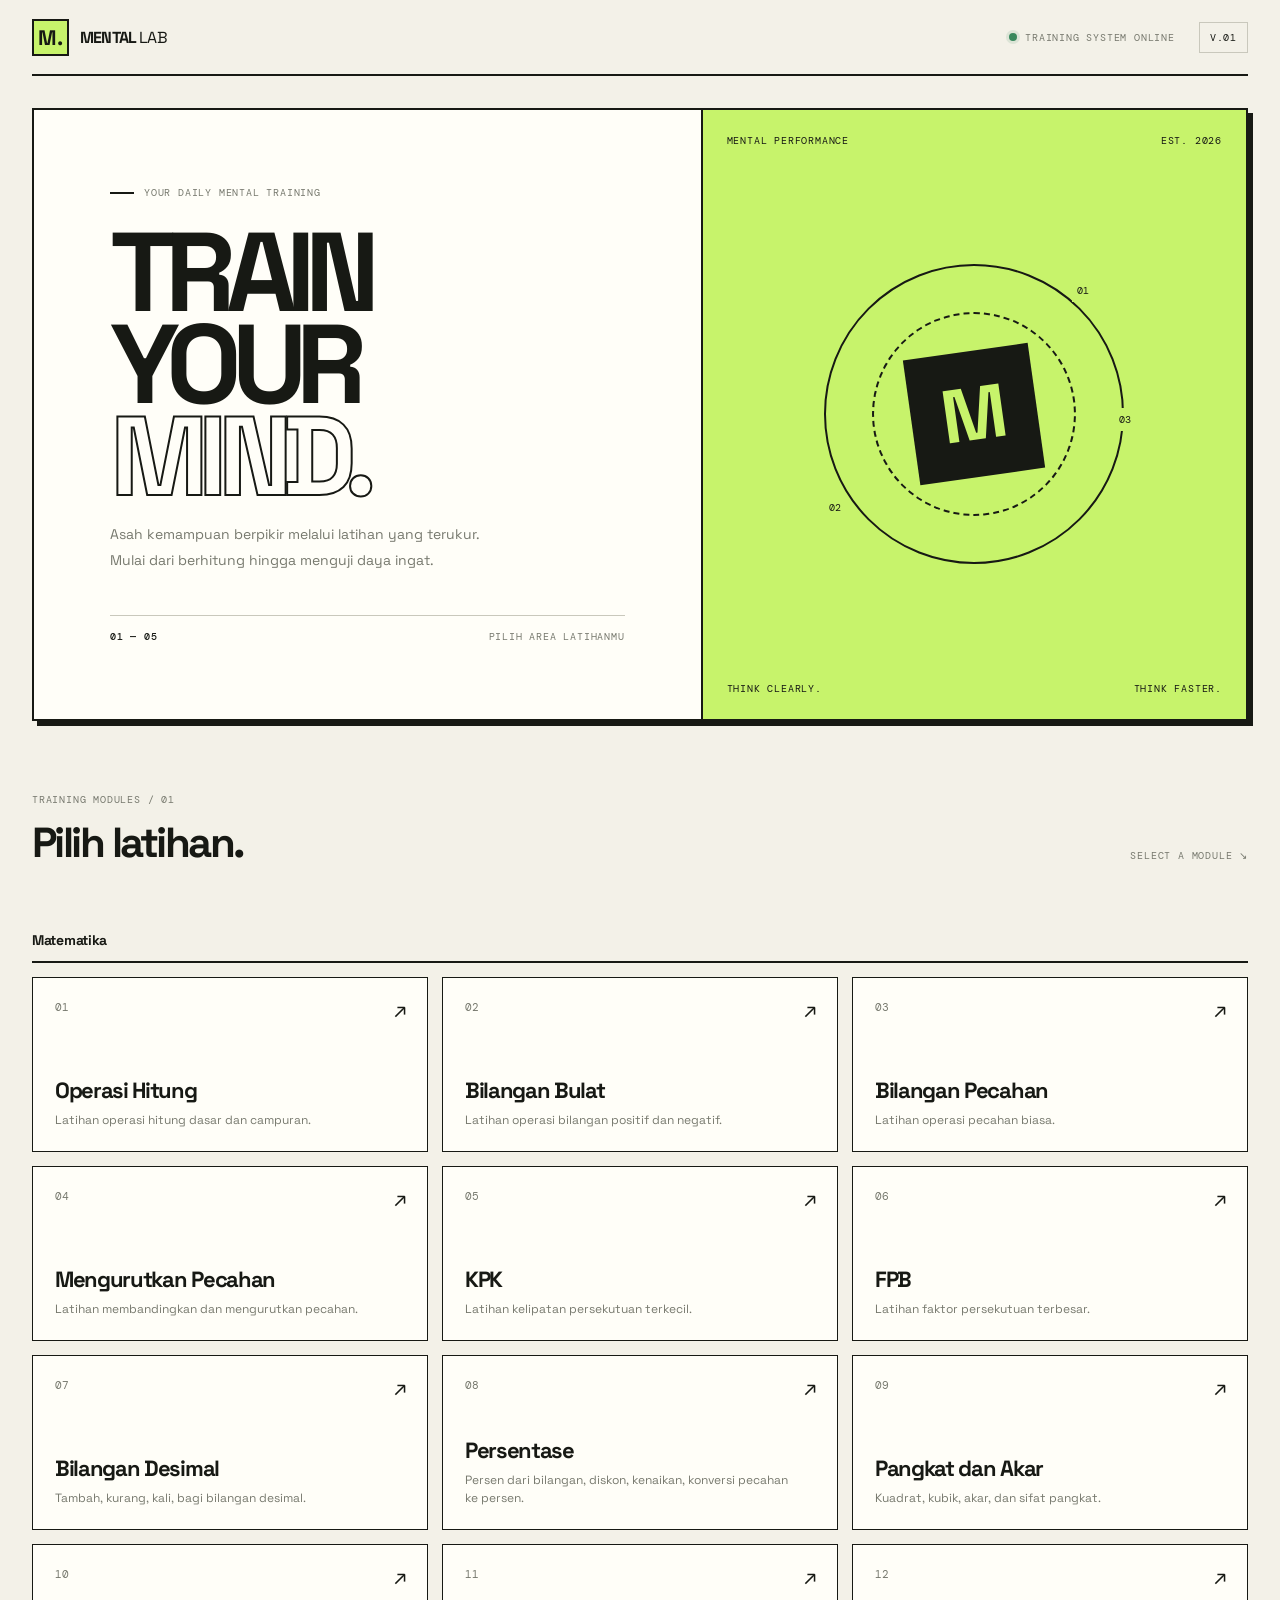
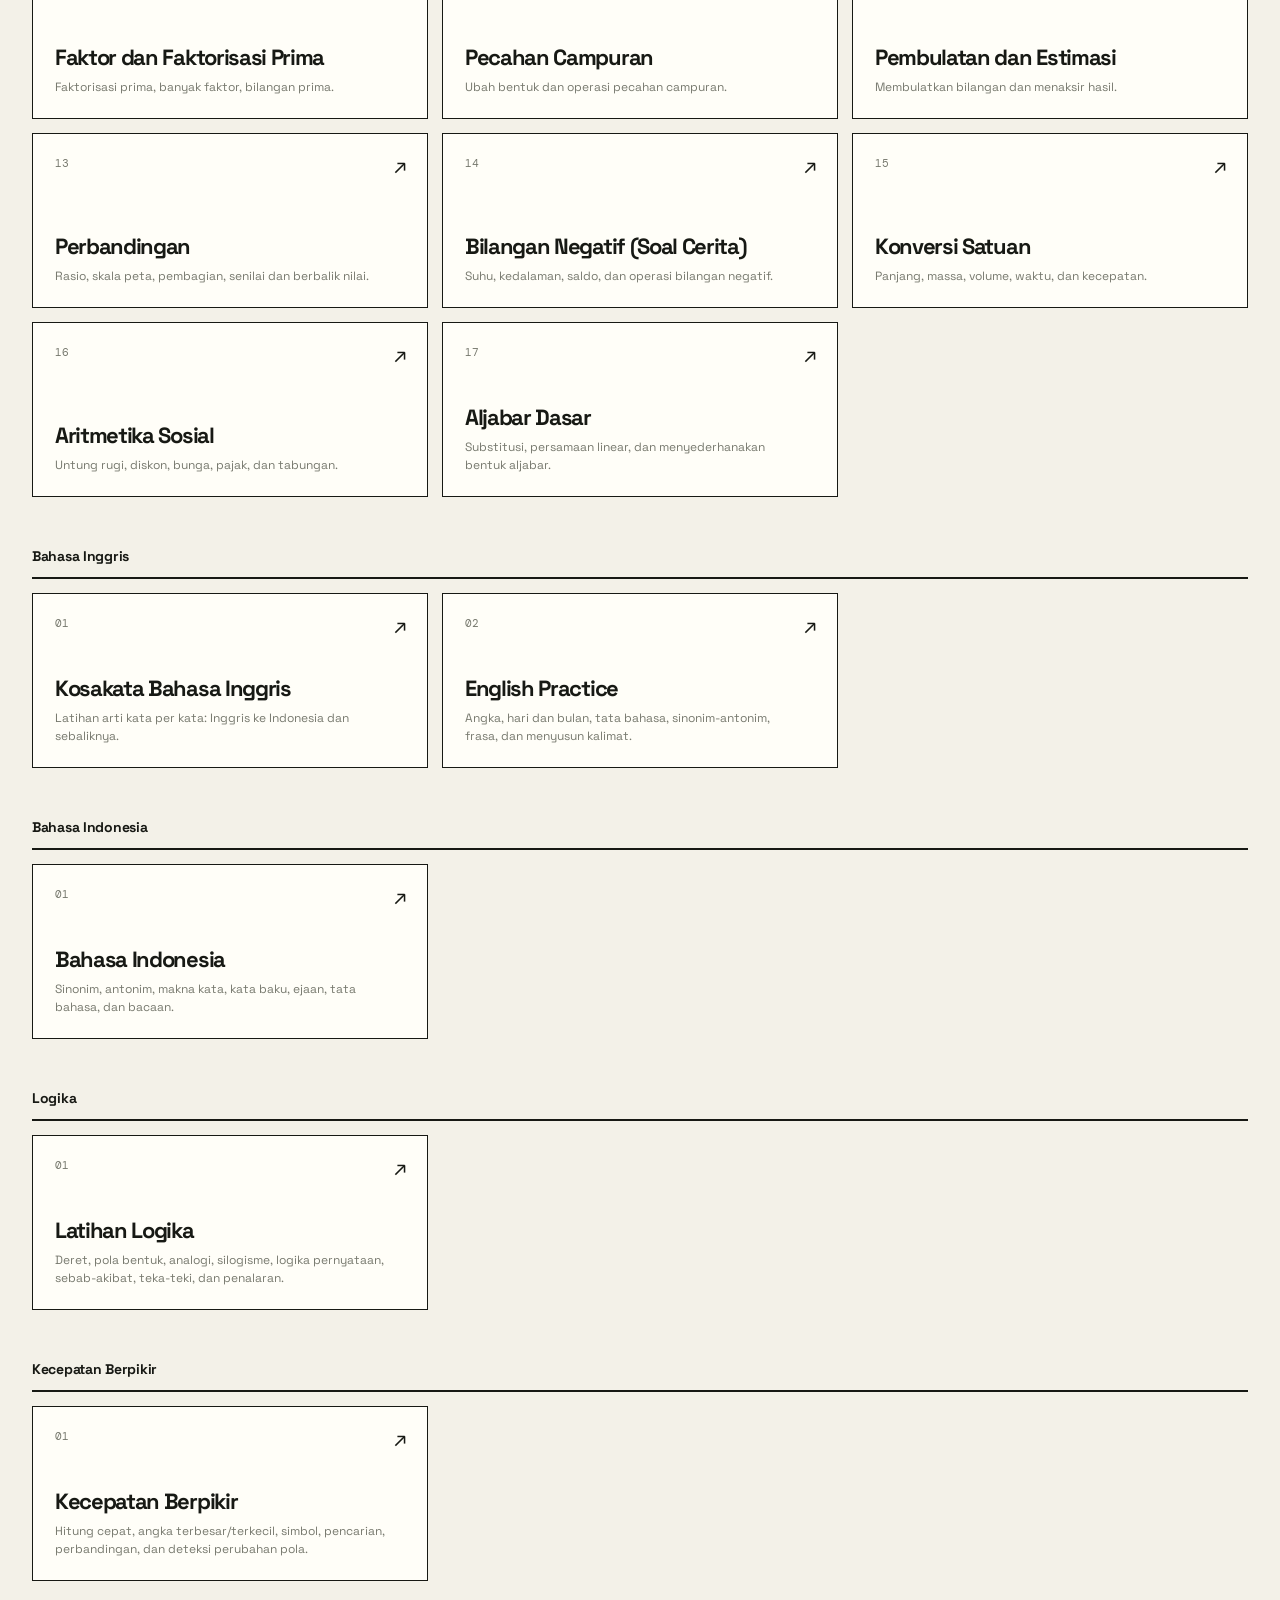
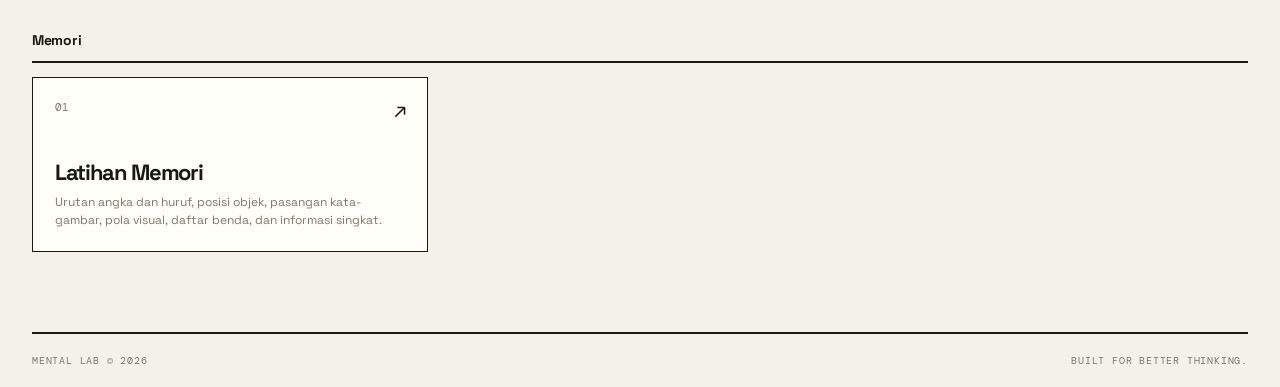
<file: math-generator/index.html>
<!doctype html>
<html lang="id">
<head>
  <meta charset="utf-8">
  <meta name="viewport" content="width=device-width, initial-scale=1">
  <meta name="theme-color" content="#f3f1e8">
  <meta name="description" content="Tempat berlatih matematika, bahasa, logika, kecepatan berpikir, dan memori.">
  <title>MENTAL LAB — Training Ground</title>
  <link rel="stylesheet" href="assets/css/style.css">
</head>

<body>
  <div class="site-shell">

    <header class="topbar">
      <a href="#" class="brand" aria-label="Mental Lab beranda">
        <span class="brand-mark">M.</span>
        <span class="brand-name">MENTAL<span>LAB</span></span>
      </a>

      <div class="topbar-right">
        <span class="system-status">
          <span class="status-dot"></span>
          TRAINING SYSTEM ONLINE
        </span>
        <span class="version">V.01</span>
      </div>
    </header>

    <main>

      <!-- HOME -->
      <section id="home-view" class="view">

        <div class="hero">
          <div class="hero-copy">
            <div class="eyebrow">
              <span class="eyebrow-line"></span>
              YOUR DAILY MENTAL TRAINING
            </div>

            <h1>
              TRAIN<br>
              YOUR <span>MIND.</span>
            </h1>

            <p class="hero-description">
              Asah kemampuan berpikir melalui latihan yang terukur.
              Mulai dari berhitung hingga menguji daya ingat.
            </p>

            <div class="hero-bottom">
              <span class="hero-index">01 — 05</span>
              <span class="hero-caption">PILIH AREA LATIHANMU</span>
            </div>
          </div>

          <div class="hero-visual" aria-hidden="true">
            <div class="visual-top">
              <span>MENTAL PERFORMANCE</span>
              <span>EST. 2026</span>
            </div>

            <div class="visual-symbol">
              <div class="symbol-ring ring-one"></div>
              <div class="symbol-ring ring-two"></div>
              <div class="symbol-core">M</div>
              <span class="symbol-coordinate coord-one">01</span>
              <span class="symbol-coordinate coord-two">02</span>
              <span class="symbol-coordinate coord-three">03</span>
            </div>

            <div class="visual-bottom">
              <span>THINK CLEARLY.</span>
              <span>THINK FASTER.</span>
            </div>
          </div>
        </div>

        <div class="section-heading">
          <div>
            <span class="section-kicker">TRAINING MODULES / 01</span>
            <h2>Pilih latihan.</h2>
          </div>
          <span class="section-count">SELECT A MODULE ↘</span>
        </div>

        <div id="topic-grid" class="topic-grid"></div>

        <section id="history-panel" class="history-panel hidden"></section>

        <footer class="site-footer">
          <span>MENTAL LAB © 2026</span>
          <span>BUILT FOR BETTER THINKING.</span>
        </footer>
      </section>

      <!-- SETUP -->
      <section id="setup-view" class="view hidden">
        <button id="back-home" class="back-button">
          <span>←</span> KEMBALI KE MENU
        </button>

        <div class="setup-layout">
          <div class="setup-intro">
            <span class="section-kicker">CONFIGURATION / 02</span>
            <h1 id="setup-title">Matematika</h1>
            <p id="setup-description">Atur latihanmu sebelum memulai.</p>

            <div class="setup-stamp">
              <span class="stamp-icon">✳</span>
              <span>FOCUS<br>MODE</span>
            </div>
          </div>

          <form id="setup-form" class="setup-card">

            <div class="form-heading">
              <span>SESSION SETTINGS</span>
              <span>01 / CONFIG</span>
            </div>

            <label class="form-field">
              <span class="field-label">01. JENIS LATIHAN</span>
              <select id="subtype" required></select>
            </label>

            <div class="form-row">
              <label class="form-field">
                <span class="field-label">02. KESULITAN</span>
                <select id="difficulty">
                  <option value="easy">Mudah</option>
                  <option value="medium" selected>Sedang</option>
                  <option value="hard">Sulit</option>
                </select>
              </label>

              <label class="form-field">
                <span class="field-label">03. JUMLAH SOAL</span>
                <select id="question-count">
                  <option value="5">5 Soal</option>
                  <option value="10" selected>10 Soal</option>
                  <option value="15">15 Soal</option>
                  <option value="20">20 Soal</option>
                  <option value="30">30 Soal</option>
                </select>
              </label>
            </div>

            <label class="form-field">
              <span class="field-label">04. MODE PENGERJAAN</span>
              <select id="practice-mode">
                <option value="sheet">Semua soal dalam satu halaman</option>
                <option value="single">Satu soal per halaman</option>
              </select>
            </label>

            <div class="form-row">
              <label class="form-field">
                <span class="field-label">05. ACAK SOAL</span>
                <select id="shuffle">
                  <option value="yes" selected>Aktif</option>
                  <option value="no">Nonaktif</option>
                </select>
              </label>

              <label class="form-field">
                <span class="field-label">06. BATAS WAKTU</span>
                <select id="time-limit">
                  <option value="0">Tanpa batas</option>
                  <option value="1">1 Menit</option>
                  <option value="3">3 Menit</option>
                  <option value="5" selected>5 Menit</option>
                  <option value="10">10 Menit</option>
                  <option value="15">15 Menit</option>
                </select>
              </label>
            </div>

            <p id="settings-note" class="settings-note">
              Kerjakan setiap soal dengan teliti. Jawaban akan diperiksa setelah latihan selesai.
            </p>

            <button type="submit" class="primary-button">
              MULAI LATIHAN <span>↗</span>
            </button>
          </form>
        </div>
      </section>

      <!-- PRACTICE -->
      <section id="practice-view" class="view hidden">
        <div class="practice-topbar">
          <button id="quit-practice" class="back-button">
            ← KELUAR
          </button>

          <div class="practice-session">
            <span class="status-dot"></span>
            LIVE SESSION
          </div>
        </div>

        <div class="practice-heading">
          <div>
            <span class="section-kicker">TRAINING IN PROGRESS / 03</span>
            <h1 id="practice-title">Latihan</h1>
            <p id="practice-subtitle"></p>
          </div>

          <div class="timer-panel">
            <span class="timer-label">TIME ELAPSED</span>
            <strong id="timer">00:00</strong>
          </div>
        </div>

        <div class="progress-section">
          <div class="progress-meta">
            <span id="progress-label">0 terjawab · 10 soal</span>
            <span>PROGRESS</span>
          </div>
          <div class="progress-track">
            <div id="progress-fill" class="progress-fill"></div>
          </div>
        </div>

        <div id="q-timer" class="question-timer hidden"></div>

        <div id="sheet-container" class="sheet-container"></div>

        <div id="single-container" class="single-container hidden">
          <div class="single-meta">
            <span id="single-count">Soal 1 dari 10</span>
            <span>FOCUS ON THIS QUESTION</span>
          </div>

          <div id="memo-panel" class="memo-panel hidden">
            <span class="section-kicker">MEMORY CHALLENGE</span>
            <div id="memo-content" class="memo-content"></div>
            <button id="memo-ready" class="primary-button">
              SAYA SIAP <span>→</span>
            </button>
          </div>

          <div id="single-question" class="single-question"></div>

          <div id="single-choices" class="choices single-choices"></div>

          <label class="answer-field">
            <span class="field-label">JAWABANMU</span>
            <input
              id="single-answer"
              type="text"
              autocomplete="off"
              placeholder="Ketik jawaban di sini..."
            >
          </label>

          <div class="single-controls">
            <button id="previous-button" class="secondary-button">
              ← SEBELUMNYA
            </button>
            <button id="next-button" class="primary-button">
              BERIKUTNYA →
            </button>
          </div>
        </div>

        <div class="finish-area">
          <span>Sudah selesai mengerjakan?</span>
          <button id="finish-button" class="finish-button">
            PERIKSA JAWABAN ↗
          </button>
        </div>
      </section>

      <!-- RESULT -->
      <section id="result-view" class="view hidden">
        <div class="result-top">
          <span class="section-kicker">SESSION COMPLETE / 04</span>
          <span class="result-tag">RESULT GENERATED</span>
        </div>

        <div class="result-hero">
          <div class="result-title">
            <span class="result-label">HASIL LATIHAN</span>
            <h1>GOOD<br><span>WORK.</span></h1>
            <p id="result-topic">Matematika</p>
          </div>

          <div class="score-display">
            <span>YOUR SCORE</span>
            <strong><span id="score-value">0</span><small>/100</small></strong>
            <div class="score-line"></div>
          </div>
        </div>

        <div class="result-stats">
          <div class="result-stat">
            <span class="stat-label">JAWABAN BENAR</span>
            <strong id="correct-value">0</strong>
            <span class="stat-unit">SOAL</span>
          </div>

          <div class="result-stat">
            <span class="stat-label">JAWABAN SALAH</span>
            <strong id="wrong-value">0</strong>
            <span class="stat-unit">SOAL</span>
          </div>

          <div class="result-stat">
            <span class="stat-label">DURASI</span>
            <strong id="duration-value">00:00</strong>
            <span class="stat-unit">WAKTU</span>
          </div>

          <div class="result-stat">
            <span class="stat-label">TOTAL SOAL</span>
            <strong id="result-count">0 soal</strong>
            <span class="stat-unit">SESI INI</span>
          </div>
        </div>

        <div class="review-heading">
          <div>
            <span class="section-kicker">ANSWER ANALYSIS / 05</span>
            <h2>Evaluasi jawaban.</h2>
          </div>
        </div>

        <div id="review-list" class="review-list"></div>

        <div class="result-actions">
          <button id="back-result-home" class="secondary-button">
            ← MENU UTAMA
          </button>
          <button id="retry-wrong-button" class="secondary-button hidden">
            ULANGI SOAL SALAH
          </button>
          <button id="retry-button" class="primary-button">
            COBA LAGI ↗
          </button>
        </div>
      </section>

    </main>
  </div>

  <script type="module" src="assets/js/app.js"></script>
</body>
</html>
</file>
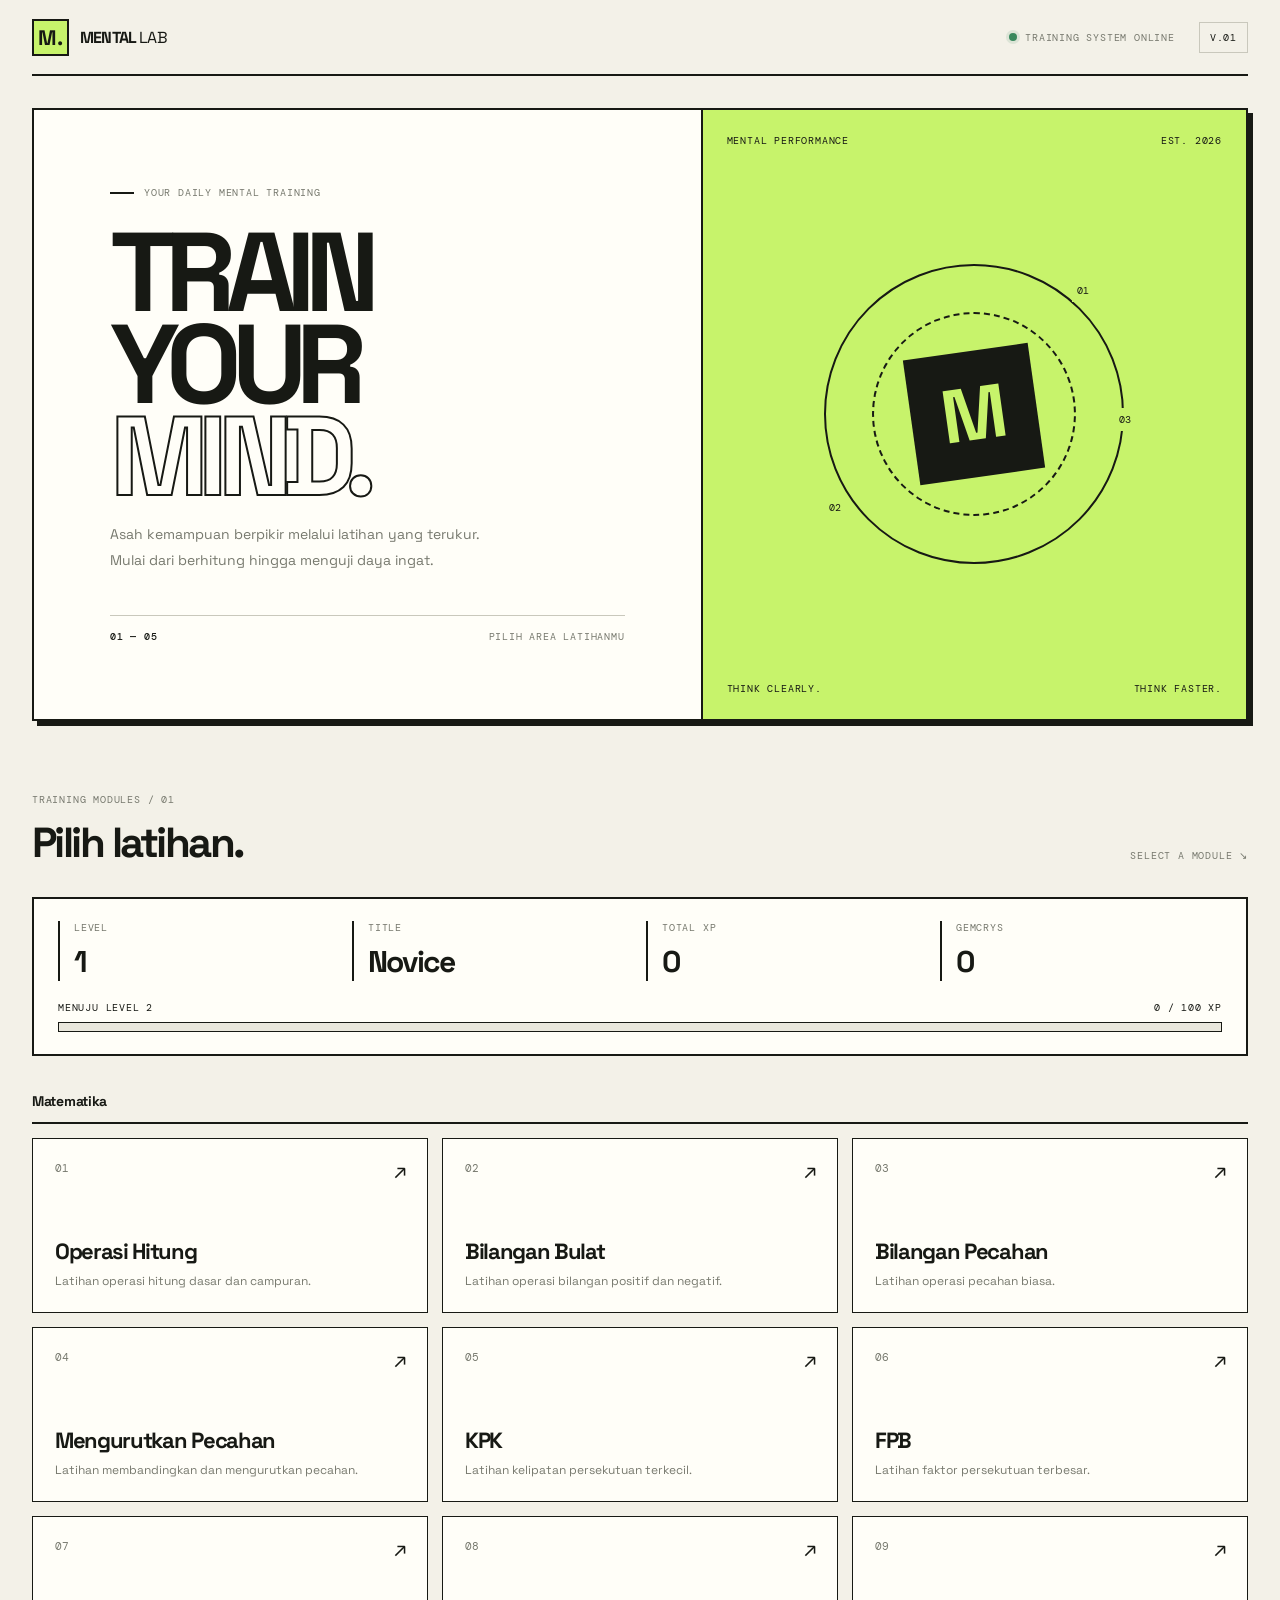
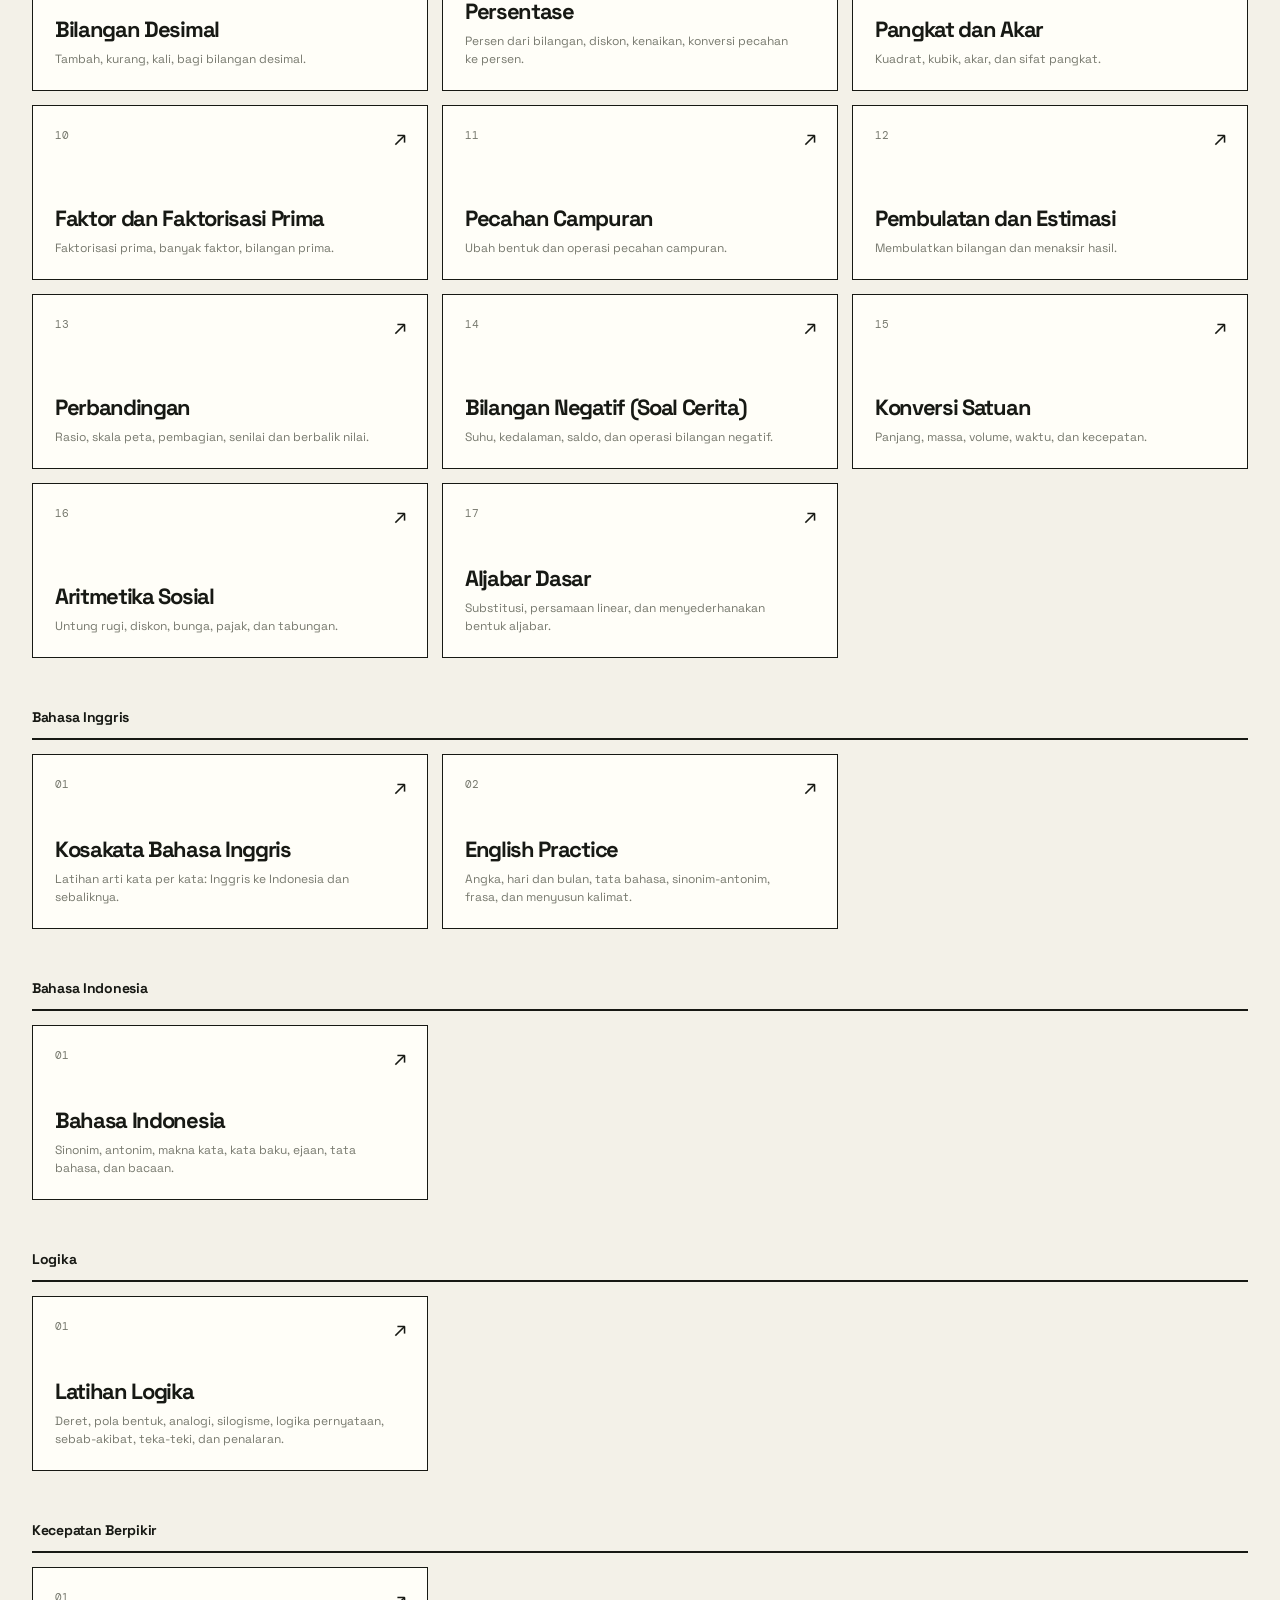
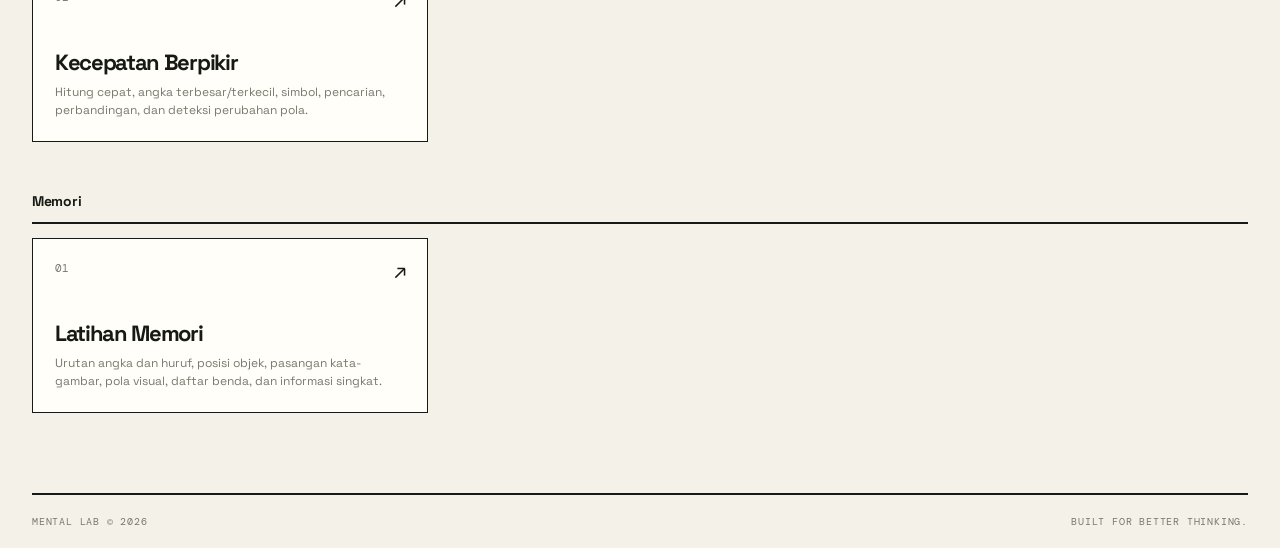
<file: math-generator/math-generator/index.html>
<!doctype html>
<html lang="id">
<head>
  <meta charset="utf-8">
  <meta name="viewport" content="width=device-width, initial-scale=1">
  <meta name="theme-color" content="#f3f1e8">
  <meta name="description" content="Tempat berlatih matematika, bahasa, logika, kecepatan berpikir, dan memori.">
  <title>MENTAL LAB — Training Ground</title>
  <link rel="stylesheet" href="assets/css/style.css">
</head>

<body>
  <div class="site-shell">

    <header class="topbar">
      <a href="#" class="brand" aria-label="Mental Lab beranda">
        <span class="brand-mark">M.</span>
        <span class="brand-name">MENTAL<span>LAB</span></span>
      </a>

      <div class="topbar-right">
        <span class="system-status">
          <span class="status-dot"></span>
          TRAINING SYSTEM ONLINE
        </span>
        <span class="version">V.01</span>
      </div>
    </header>

    <main>

      <!-- HOME -->
      <section id="home-view" class="view">

        <div class="hero">
          <div class="hero-copy">
            <div class="eyebrow">
              <span class="eyebrow-line"></span>
              YOUR DAILY MENTAL TRAINING
            </div>

            <h1>
              TRAIN<br>
              YOUR <span>MIND.</span>
            </h1>

            <p class="hero-description">
              Asah kemampuan berpikir melalui latihan yang terukur.
              Mulai dari berhitung hingga menguji daya ingat.
            </p>

            <div class="hero-bottom">
              <span class="hero-index">01 — 05</span>
              <span class="hero-caption">PILIH AREA LATIHANMU</span>
            </div>
          </div>

          <div class="hero-visual" aria-hidden="true">
            <div class="visual-top">
              <span>MENTAL PERFORMANCE</span>
              <span>EST. 2026</span>
            </div>

            <div class="visual-symbol">
              <div class="symbol-ring ring-one"></div>
              <div class="symbol-ring ring-two"></div>
              <div class="symbol-core">M</div>
              <span class="symbol-coordinate coord-one">01</span>
              <span class="symbol-coordinate coord-two">02</span>
              <span class="symbol-coordinate coord-three">03</span>
            </div>

            <div class="visual-bottom">
              <span>THINK CLEARLY.</span>
              <span>THINK FASTER.</span>
            </div>
          </div>
        </div>

        <div class="section-heading">
          <div>
            <span class="section-kicker">TRAINING MODULES / 01</span>
            <h2>Pilih latihan.</h2>
          </div>
          <span class="section-count">SELECT A MODULE ↘</span>
        </div>

        <section id="player-card" class="player-card" aria-label="Progres pemain"></section>

        <div id="topic-grid" class="topic-grid"></div>

        <section id="history-panel" class="history-panel hidden"></section>

        <footer class="site-footer">
          <span>MENTAL LAB © 2026</span>
          <span>BUILT FOR BETTER THINKING.</span>
        </footer>
      </section>

      <!-- SETUP -->
      <section id="setup-view" class="view hidden">
        <button id="back-home" class="back-button">
          <span>←</span> KEMBALI KE MENU
        </button>

        <div class="setup-layout">
          <div class="setup-intro">
            <span class="section-kicker">CONFIGURATION / 02</span>
            <h1 id="setup-title">Matematika</h1>
            <p id="setup-description">Atur latihanmu sebelum memulai.</p>

            <div class="setup-stamp">
              <span class="stamp-icon">✳</span>
              <span>FOCUS<br>MODE</span>
            </div>
          </div>

          <form id="setup-form" class="setup-card">

            <div class="form-heading">
              <span>SESSION SETTINGS</span>
              <span>01 / CONFIG</span>
            </div>

            <label class="form-field">
              <span class="field-label">01. JENIS LATIHAN</span>
              <select id="subtype" required></select>
            </label>

            <div class="form-row">
              <label class="form-field">
                <span class="field-label">02. KESULITAN</span>
                <select id="difficulty">
                  <option value="easy">Mudah</option>
                  <option value="medium" selected>Sedang</option>
                  <option value="hard">Sulit</option>
                </select>
              </label>

              <label class="form-field">
                <span class="field-label">03. JUMLAH SOAL</span>
                <select id="question-count">
                  <option value="5">5 Soal</option>
                  <option value="10" selected>10 Soal</option>
                  <option value="15">15 Soal</option>
                  <option value="20">20 Soal</option>
                  <option value="30">30 Soal</option>
                </select>
              </label>
            </div>

            <label class="form-field">
              <span class="field-label">04. MODE PENGERJAAN</span>
              <select id="practice-mode">
                <option value="sheet">Semua soal dalam satu halaman</option>
                <option value="single">Satu soal per halaman</option>
              </select>
            </label>

            <div class="form-row">
              <label class="form-field">
                <span class="field-label">05. ACAK SOAL</span>
                <select id="shuffle">
                  <option value="yes" selected>Aktif</option>
                  <option value="no">Nonaktif</option>
                </select>
              </label>

              <label class="form-field">
                <span class="field-label">06. BATAS WAKTU</span>
                <select id="time-limit">
                  <option value="0">Tanpa batas</option>
                  <option value="1">1 Menit</option>
                  <option value="3">3 Menit</option>
                  <option value="5" selected>5 Menit</option>
                  <option value="10">10 Menit</option>
                  <option value="15">15 Menit</option>
                </select>
              </label>
            </div>

            <p id="pool-hint" class="settings-note hidden"></p>
            <p id="settings-note" class="settings-note">
              Kerjakan setiap soal dengan teliti. Jawaban akan diperiksa setelah latihan selesai.
            </p>

            <button type="submit" class="primary-button">
              MULAI LATIHAN <span>↗</span>
            </button>
          </form>
        </div>
      </section>

      <!-- PRACTICE -->
      <section id="practice-view" class="view hidden">
        <div class="practice-topbar">
          <button id="quit-practice" class="back-button">
            ← KELUAR
          </button>

          <div class="practice-session">
            <span class="status-dot"></span>
            LIVE SESSION
          </div>
        </div>

        <div class="practice-heading">
          <div>
            <span class="section-kicker">TRAINING IN PROGRESS / 03</span>
            <h1 id="practice-title">Latihan</h1>
            <p id="practice-subtitle"></p>
          </div>

          <div class="timer-panel">
            <span class="timer-label">TIME ELAPSED</span>
            <strong id="timer">00:00</strong>
          </div>
        </div>

        <div class="progress-section">
          <div class="progress-meta">
            <span id="progress-label">0 terjawab · 10 soal</span>
            <span>PROGRESS</span>
          </div>
          <div class="progress-track">
            <div id="progress-fill" class="progress-fill"></div>
          </div>
        </div>

        <div id="q-timer" class="question-timer hidden"></div>

        <div id="sheet-container" class="sheet-container"></div>

        <div id="single-container" class="single-container hidden">
          <div class="single-meta">
            <span id="single-count">Soal 1 dari 10</span>
            <span>FOCUS ON THIS QUESTION</span>
          </div>

          <div id="memo-panel" class="memo-panel hidden">
            <span class="section-kicker">MEMORY CHALLENGE</span>
            <div id="memo-content" class="memo-content"></div>
            <button id="memo-ready" class="primary-button">
              SAYA SIAP <span>→</span>
            </button>
          </div>

          <div id="single-question" class="single-question"></div>

          <div id="single-choices" class="choices single-choices"></div>

          <label class="answer-field">
            <span class="field-label">JAWABANMU</span>
            <input
              id="single-answer"
              type="text"
              autocomplete="off"
              placeholder="Ketik jawaban di sini..."
            >
          </label>

          <div class="single-controls">
            <button id="previous-button" class="secondary-button">
              ← SEBELUMNYA
            </button>
            <button id="next-button" class="primary-button">
              BERIKUTNYA →
            </button>
          </div>
        </div>

        <div class="finish-area">
          <span>Sudah selesai mengerjakan?</span>
          <button id="finish-button" class="finish-button">
            PERIKSA JAWABAN ↗
          </button>
        </div>
      </section>

      <!-- RESULT -->
      <section id="result-view" class="view hidden">
        <div class="result-top">
          <span class="section-kicker">SESSION COMPLETE / 04</span>
          <span class="result-tag">RESULT GENERATED</span>
        </div>

        <div class="result-hero">
          <div class="result-title">
            <span class="result-label">HASIL LATIHAN</span>
            <h1>GOOD<br><span>WORK.</span></h1>
            <p id="result-topic">Matematika</p>
          </div>

          <div class="score-display">
            <span>YOUR SCORE</span>
            <strong><span id="score-value">0</span><small>/100</small></strong>
            <div class="score-line"></div>
          </div>
        </div>

        <div class="result-stats">
          <div class="result-stat">
            <span class="stat-label">JAWABAN BENAR</span>
            <strong id="correct-value">0</strong>
            <span class="stat-unit">SOAL</span>
          </div>

          <div class="result-stat">
            <span class="stat-label">JAWABAN SALAH</span>
            <strong id="wrong-value">0</strong>
            <span class="stat-unit">SOAL</span>
          </div>

          <div class="result-stat">
            <span class="stat-label">DURASI</span>
            <strong id="duration-value">00:00</strong>
            <span class="stat-unit">WAKTU</span>
          </div>

          <div class="result-stat">
            <span class="stat-label">TOTAL SOAL</span>
            <strong id="result-count">0 soal</strong>
            <span class="stat-unit">SESI INI</span>
          </div>
        </div>

        <section id="reward-panel" class="reward-panel hidden" aria-label="Reward sesi"></section>

        <div class="review-heading">
          <div>
            <span class="section-kicker">ANSWER ANALYSIS / 05</span>
            <h2>Evaluasi jawaban.</h2>
          </div>
        </div>

        <div id="review-list" class="review-list"></div>

        <div class="result-actions">
          <button id="back-result-home" class="secondary-button">
            ← MENU UTAMA
          </button>
          <button id="retry-wrong-button" class="secondary-button hidden">
            ULANGI SOAL SALAH
          </button>
          <button id="retry-button" class="primary-button">
            COBA LAGI ↗
          </button>
        </div>
      </section>

    </main>
  </div>

  <script type="module" src="assets/js/app.js"></script>
</body>
</html>
</file>
<file: math-generator/assets/css/style.css>
/* =====================================================
   MENTAL LAB — NEO BRUTALIST / EDITORIAL TECH
   ===================================================== */

@import url('https://fonts.googleapis.com/css2?family=DM+Mono:wght@400;500&family=Space+Grotesk:wght@400;500;600;700&display=swap');

:root {
  --bg: #f3f1e8;
  --surface: #fffef8;
  --surface-2: #e9e7dc;
  --ink: #171914;
  --muted: #77796e;
  --line: #c9c8bc;
  --accent: #c7f36b;
  --accent-dark: #9acb39;
  --danger: #e85b47;
  --success: #39885d;
  --shadow: 5px 5px 0 var(--ink);
  --radius: 2px;
  --mono: 'DM Mono', monospace;
  --sans: 'Space Grotesk', sans-serif;
}

* {
  box-sizing: border-box;
  margin: 0;
  padding: 0;
}

html {
  scroll-behavior: smooth;
}

body {
  min-height: 100vh;
  background: var(--bg);
  color: var(--ink);
  font-family: var(--sans);
  -webkit-font-smoothing: antialiased;
}

button,
input,
select {
  font: inherit;
}

button {
  cursor: pointer;
}

button:focus-visible,
input:focus-visible,
select:focus-visible {
  outline: 3px solid var(--accent-dark);
  outline-offset: 3px;
}

.hidden {
  display: none !important;
}

.site-shell {
  width: min(1280px, calc(100% - 64px));
  margin: auto;
}

/* HEADER */

.topbar {
  height: 76px;
  display: flex;
  justify-content: space-between;
  align-items: center;
  border-bottom: 2px solid var(--ink);
}

.brand {
  display: flex;
  align-items: center;
  gap: 11px;
  text-decoration: none;
  color: var(--ink);
}

.brand-mark {
  width: 37px;
  height: 37px;
  display: grid;
  place-items: center;
  background: var(--accent);
  border: 2px solid var(--ink);
  font-size: 21px;
  font-weight: 700;
}

.brand-name {
  font-size: 16px;
  font-weight: 700;
  letter-spacing: -.8px;
}

.brand-name span {
  font-weight: 400;
  margin-left: 3px;
}

.topbar-right {
  display: flex;
  align-items: center;
  gap: 24px;
}

.system-status,
.version,
.eyebrow,
.section-kicker,
.section-count,
.hero-index,
.hero-caption,
.visual-top,
.visual-bottom,
.field-label,
.form-heading,
.timer-label,
.progress-meta,
.practice-session,
.single-meta,
.stat-label,
.stat-unit,
.result-label,
.result-tag,
.finish-area > span,
.site-footer {
  font-family: var(--mono);
  font-size: 10px;
  letter-spacing: .08em;
}

.system-status {
  display: flex;
  align-items: center;
  gap: 8px;
  color: var(--muted);
}

.status-dot {
  width: 8px;
  height: 8px;
  display: inline-block;
  border-radius: 50%;
  background: var(--success);
  box-shadow: 0 0 0 3px #39885d20;
}

.version {
  padding: 8px 10px;
  border: 1px solid var(--line);
}

/* HOME HERO */

.hero {
  min-height: 440px;
  display: grid;
  grid-template-columns: 1.1fr .9fr;
  margin-top: 32px;
  border: 2px solid var(--ink);
  background: var(--surface);
  box-shadow: var(--shadow);
}

.hero-copy {
  display: flex;
  flex-direction: column;
  justify-content: center;
  padding: clamp(28px, 6vw, 76px);
}

.eyebrow {
  display: flex;
  align-items: center;
  gap: 10px;
  color: var(--muted);
}

.eyebrow-line {
  width: 24px;
  height: 2px;
  background: var(--ink);
}

.hero h1 {
  margin: 28px 0 20px;
  font-size: clamp(64px, 9vw, 112px);
  line-height: .82;
  letter-spacing: -.095em;
  font-weight: 700;
}

.hero h1 span {
  color: transparent;
  -webkit-text-stroke: 2px var(--ink);
}

.hero-description {
  max-width: 370px;
  color: var(--muted);
  font-size: 14px;
  line-height: 1.8;
}

.hero-bottom {
  display: flex;
  justify-content: space-between;
  margin-top: 42px;
  padding-top: 14px;
  border-top: 1px solid var(--line);
}

.hero-index {
  font-weight: 500;
}

.hero-caption {
  color: var(--muted);
}

.hero-visual {
  position: relative;
  display: flex;
  flex-direction: column;
  justify-content: space-between;
  overflow: hidden;
  min-height: 350px;
  padding: 24px;
  background: var(--accent);
  border-left: 2px solid var(--ink);
}

.visual-top,
.visual-bottom {
  display: flex;
  justify-content: space-between;
  position: relative;
  z-index: 2;
}

.visual-symbol {
  position: relative;
  width: min(300px, 75%);
  aspect-ratio: 1;
  margin: auto;
  display: grid;
  place-items: center;
}

.symbol-ring {
  position: absolute;
  border: 2px solid var(--ink);
  border-radius: 50%;
}

.ring-one {
  inset: 0;
}

.ring-two {
  inset: 16%;
  border-style: dashed;
  animation: rotate 35s linear infinite;
}

.symbol-core {
  width: 42%;
  aspect-ratio: 1;
  display: grid;
  place-items: center;
  background: var(--ink);
  color: var(--accent);
  font-size: 75px;
  font-weight: 700;
  transform: rotate(-8deg);
}

.symbol-coordinate {
  position: absolute;
  font: 10px var(--mono);
  background: var(--accent);
  padding: 5px;
}

.coord-one { top: 5%; right: 10%; }
.coord-two { bottom: 15%; left: 0; }
.coord-three { top: 48%; right: -4%; }

@keyframes rotate {
  to { transform: rotate(360deg); }
}

/* SECTION */

.section-heading,
.review-heading {
  display: flex;
  justify-content: space-between;
  align-items: end;
  margin: 72px 0 26px;
}

.section-kicker {
  display: block;
  color: var(--muted);
  margin-bottom: 10px;
}

.section-heading h2,
.review-heading h2 {
  font-size: clamp(28px, 4vw, 42px);
  letter-spacing: -.06em;
}

.section-count {
  color: var(--muted);
  padding-bottom: 7px;
}

/* TOPIC GRID */

.topic-grid {
  display: grid;
  grid-template-columns: repeat(3, minmax(0, 1fr));
  gap: 14px;
}

.group-heading {
  grid-column: 1 / -1;
  margin-top: 24px;
  padding: 12px 0;
  border-bottom: 2px solid var(--ink);
  font-size: 14px;
  font-weight: 700;
  letter-spacing: -.02em;
}

.topic-card {
  position: relative;
  min-height: 175px;
  padding: 22px;
  display: flex;
  flex-direction: column;
  align-items: flex-start;
  text-align: left;
  color: var(--ink);
  background: var(--surface);
  border: 1.5px solid var(--ink);
  transition: transform .2s, box-shadow .2s, background .2s;
}

.topic-card:hover {
  background: var(--accent);
  transform: translate(-3px, -3px);
  box-shadow: 4px 4px 0 var(--ink);
}

.topic-number {
  font: 11px var(--mono);
  color: var(--muted);
  margin-bottom: auto;
}

.topic-name {
  margin-top: 28px;
  font-size: 22px;
  font-weight: 700;
  letter-spacing: -.06em;
}

.topic-description {
  max-width: 95%;
  margin-top: 7px;
  font-size: 12px;
  color: var(--muted);
  line-height: 1.5;
}

.topic-card::after {
  content: "↗";
  position: absolute;
  top: 18px;
  right: 20px;
  font-size: 21px;
}

/* HISTORY */

.history-panel {
  margin-top: 65px;
  padding: 28px;
  border: 2px solid var(--ink);
  background: var(--surface);
}

.result-heading {
  display: flex;
  justify-content: space-between;
  align-items: center;
  margin-bottom: 24px;
}

.result-heading h2 {
  font-size: 24px;
  letter-spacing: -.05em;
}

.text-button {
  border: none;
  background: transparent;
  text-decoration: underline;
  font-size: 12px;
  color: var(--muted);
}

.history-stats {
  display: grid;
  grid-template-columns: repeat(3, 1fr);
  gap: 12px;
  margin-bottom: 24px;
}

.history-stats .result-stat {
  min-height: 95px;
}

.history-row {
  display: flex;
  justify-content: space-between;
  gap: 15px;
  padding: 15px 0;
  border-top: 1px solid var(--line);
  font-size: 12px;
}

.history-row span:last-child {
  white-space: nowrap;
}

/* FOOTER */

.site-footer {
  display: flex;
  justify-content: space-between;
  margin-top: 80px;
  padding: 20px 0;
  border-top: 2px solid var(--ink);
  color: var(--muted);
}

/* GENERAL BUTTONS */

.primary-button,
.secondary-button,
.finish-button,
.back-button {
  min-height: 48px;
  padding: 0 20px;
  border: 1.5px solid var(--ink);
  font-size: 11px;
  font-weight: 700;
  letter-spacing: .05em;
  transition: .2s ease;
}

.primary-button {
  display: flex;
  align-items: center;
  justify-content: space-between;
  gap: 25px;
  background: var(--accent);
  color: var(--ink);
}

.primary-button:hover {
  background: var(--ink);
  color: var(--accent);
  box-shadow: 4px 4px 0 var(--accent-dark);
}

.secondary-button {
  background: var(--surface);
  color: var(--ink);
}

.secondary-button:hover,
.back-button:hover {
  background: var(--ink);
  color: var(--surface);
}

.back-button {
  min-height: 40px;
  padding: 0 12px;
  background: transparent;
  border: 1px solid var(--line);
  color: var(--ink);
  font: 10px var(--mono);
}

.back-button span {
  margin-right: 8px;
}

/* SETUP */

#setup-view {
  padding-top: 35px;
}

.setup-layout {
  display: grid;
  grid-template-columns: .85fr 1.15fr;
  gap: 60px;
  align-items: start;
  margin: 55px 0 80px;
}

.setup-intro {
  position: sticky;
  top: 40px;
}

.setup-intro h1 {
  max-width: 400px;
  margin: 20px 0;
  font-size: clamp(48px, 7vw, 76px);
  line-height: .95;
  letter-spacing: -.09em;
  overflow-wrap: anywhere;
}

.setup-intro p {
  color: var(--muted);
  line-height: 1.7;
  font-size: 14px;
}

.setup-stamp {
  width: 100px;
  height: 100px;
  margin-top: 70px;
  display: flex;
  flex-direction: column;
  align-items: center;
  justify-content: center;
  gap: 5px;
  background: var(--accent);
  border: 2px solid var(--ink);
  transform: rotate(-8deg);
  font: 10px var(--mono);
  text-align: center;
}

.stamp-icon {
  font-size: 26px;
}

.setup-card {
  padding: 32px;
  background: var(--surface);
  border: 2px solid var(--ink);
  box-shadow: var(--shadow);
}

.form-heading {
  display: flex;
  justify-content: space-between;
  padding-bottom: 20px;
  margin-bottom: 25px;
  border-bottom: 2px solid var(--ink);
}

.form-field {
  display: block;
  min-width: 0;
  margin-bottom: 23px;
}

.field-label {
  display: block;
  margin-bottom: 9px;
  color: var(--muted);
}

.form-field select,
.answer-field input {
  width: 100%;
  min-height: 48px;
  padding: 0 13px;
  color: var(--ink);
  background: var(--bg);
  border: 1.5px solid var(--line);
  border-radius: 0;
  outline: none;
  font-size: 13px;
}

.form-field select:focus,
.answer-field input:focus {
  border-color: var(--ink);
  box-shadow: 3px 3px 0 var(--accent);
}

.form-field select:disabled {
  opacity: .5;
}

.form-row {
  display: grid;
  grid-template-columns: 1fr 1fr;
  gap: 15px;
}

.settings-note {
  padding: 14px;
  margin: 3px 0 22px;
  background: var(--bg);
  border-left: 3px solid var(--accent-dark);
  color: var(--muted);
  font-size: 12px;
  line-height: 1.6;
}

.setup-card > .primary-button {
  width: 100%;
}

/* PRACTICE */

#practice-view {
  padding-top: 30px;
  padding-bottom: 60px;
}

.practice-topbar {
  display: flex;
  justify-content: space-between;
  align-items: center;
}

.practice-session {
  display: flex;
  align-items: center;
  gap: 9px;
  color: var(--muted);
}

.practice-heading {
  display: flex;
  justify-content: space-between;
  align-items: center;
  gap: 25px;
  margin: 60px 0 40px;
}

.practice-heading h1 {
  margin: 10px 0;
  font-size: clamp(38px, 6vw, 65px);
  line-height: .95;
  letter-spacing: -.08em;
}

.practice-heading p {
  color: var(--muted);
  font-size: 13px;
}

.timer-panel {
  min-width: 145px;
  padding: 17px;
  background: var(--accent);
  border: 2px solid var(--ink);
  box-shadow: 4px 4px 0 var(--ink);
}

.timer-label {
  display: block;
  margin-bottom: 7px;
}

#timer {
  font: 28px var(--mono);
  font-weight: 500;
  font-variant-numeric: tabular-nums;
}

.urgent {
  color: var(--danger) !important;
  animation: urgentPulse .7s infinite alternate;
}

@keyframes urgentPulse {
  to { opacity: .5; }
}

.progress-section {
  margin-bottom: 30px;
}

.progress-meta {
  display: flex;
  justify-content: space-between;
  margin-bottom: 10px;
}

.progress-track {
  height: 10px;
  background: var(--surface-2);
  border: 1px solid var(--ink);
}

.progress-fill {
  width: 0;
  height: 100%;
  background: var(--accent-dark);
  transition: width .25s;
}

.question-timer {
  width: fit-content;
  padding: 10px 14px;
  margin-bottom: 20px;
  background: var(--accent);
  border: 1px solid var(--ink);
  font: 11px var(--mono);
}

/* QUESTION SHEET */

.sheet-container {
  display: grid;
  grid-template-columns: repeat(2, minmax(0, 1fr));
  gap: 14px;
}

.question-card {
  min-width: 0;
  padding: 22px;
  background: var(--surface);
  border: 1.5px solid var(--ink);
}

.question-card-top {
  display: flex;
  justify-content: space-between;
  margin-bottom: 24px;
  font: 10px var(--mono);
  color: var(--muted);
}

.question-text {
  margin-bottom: 23px;
  font-size: 19px;
  line-height: 1.5;
  font-weight: 600;
  overflow-wrap: anywhere;
}

.question-card input[type="text"] {
  width: 100%;
  height: 43px;
  padding: 0 12px;
  background: var(--bg);
  border: 1px solid var(--line);
  border-radius: 0;
  font-size: 13px;
}

.choices {
  display: grid;
  gap: 9px;
}

.choice {
  position: relative;
  display: flex;
  align-items: center;
  gap: 12px;
  min-height: 43px;
  padding: 9px 12px;
  border: 1px solid var(--line);
  background: var(--bg);
  cursor: pointer;
  font-size: 13px;
  transition: .15s;
}

.choice:hover {
  border-color: var(--ink);
  background: var(--accent);
}

.choice input {
  accent-color: var(--ink);
}

.choice:has(input:checked) {
  background: var(--accent);
  border: 1.5px solid var(--ink);
}

/* SINGLE QUESTION */

.single-container {
  max-width: 800px;
  margin: 35px auto;
  padding: clamp(22px, 5vw, 48px);
  background: var(--surface);
  border: 2px solid var(--ink);
  box-shadow: var(--shadow);
}

.single-meta {
  display: flex;
  justify-content: space-between;
  gap: 10px;
  padding-bottom: 18px;
  border-bottom: 1px solid var(--line);
  color: var(--muted);
}

.single-question {
  margin: 55px 0 40px;
  font-size: clamp(25px, 5vw, 42px);
  font-weight: 700;
  letter-spacing: -.055em;
  line-height: 1.25;
  overflow-wrap: anywhere;
}

.single-question.long {
  font-size: clamp(21px, 3vw, 30px);
}

.single-choices {
  margin-bottom: 30px;
}

.answer-field {
  display: block;
  margin: 25px 0;
}

.answer-field input {
  min-height: 56px;
  font-size: 16px;
}

.single-controls {
  display: flex;
  justify-content: space-between;
  gap: 12px;
  margin-top: 35px;
}

.single-controls button {
  min-width: 150px;
}

.memo-panel {
  padding: 25px;
  margin-top: 25px;
  background: var(--accent);
  border: 1.5px solid var(--ink);
}

.memo-content {
  margin: 25px 0;
  font-size: clamp(20px, 4vw, 30px);
  font-weight: 700;
  line-height: 1.4;
  white-space: pre-wrap;
}

.memo-panel .primary-button {
  width: 100%;
}

/* FINISH */

.finish-area {
  display: flex;
  justify-content: space-between;
  align-items: center;
  gap: 20px;
  padding: 25px 0;
  margin-top: 35px;
  border-top: 2px solid var(--ink);
}

.finish-area > span {
  color: var(--muted);
}

.finish-button {
  background: var(--ink);
  color: var(--accent);
}

.finish-button:hover {
  background: var(--accent);
  color: var(--ink);
}

/* RESULTS */

#result-view {
  padding: 40px 0 70px;
}

.result-top {
  display: flex;
  justify-content: space-between;
  align-items: center;
}

.result-tag {
  padding: 9px 12px;
  background: var(--accent);
  border: 1px solid var(--ink);
}

.result-hero {
  display: grid;
  grid-template-columns: 1fr .7fr;
  gap: 35px;
  align-items: center;
  padding: 65px 0;
  border-bottom: 2px solid var(--ink);
}

.result-label {
  color: var(--muted);
}

.result-title h1 {
  margin: 20px 0;
  font-size: clamp(65px, 10vw, 120px);
  line-height: .8;
  letter-spacing: -.1em;
}

.result-title h1 span {
  color: transparent;
  -webkit-text-stroke: 2px var(--ink);
}

.result-title p {
  color: var(--muted);
  font-size: 14px;
}

.score-display {
  padding: 30px;
  background: var(--accent);
  border: 2px solid var(--ink);
  box-shadow: var(--shadow);
}

.score-display > span {
  font: 10px var(--mono);
}

.score-display strong {
  display: block;
  margin: 20px 0;
  font-size: clamp(60px, 9vw, 95px);
  line-height: 1;
  letter-spacing: -.08em;
}

.score-display small {
  font-size: 20px;
  letter-spacing: 0;
}

.score-line {
  height: 4px;
  background: var(--ink);
}

.result-stats {
  display: grid;
  grid-template-columns: repeat(4, 1fr);
  gap: 12px;
  margin-top: 28px;
}

.result-stat {
  min-width: 0;
  min-height: 125px;
  padding: 18px;
  background: var(--surface);
  border: 1.5px solid var(--ink);
}

.stat-label {
  display: block;
  color: var(--muted);
}

.result-stat strong {
  display: block;
  margin: 18px 0 5px;
  font-size: clamp(22px, 3vw, 34px);
  letter-spacing: -.07em;
  overflow-wrap: anywhere;
}

.stat-unit {
  color: var(--muted);
}

.review-heading {
  margin-top: 75px;
}

.review-list {
  display: grid;
  gap: 12px;
}

.review-item {
  padding: 22px;
  background: var(--surface);
  border: 1.5px solid var(--ink);
  border-left: 6px solid var(--danger);
}

.review-item.correct {
  border-left-color: var(--success);
}

.review-question {
  font-size: 16px;
  font-weight: 700;
  line-height: 1.5;
}

.review-status {
  width: fit-content;
  margin: 12px 0;
  padding: 5px 9px;
  background: var(--surface-2);
  font: 10px var(--mono);
}

.review-detail {
  color: var(--muted);
  font-size: 13px;
  line-height: 1.8;
  overflow-wrap: anywhere;
}

.review-detail strong {
  color: var(--ink);
}

.result-actions {
  display: flex;
  flex-wrap: wrap;
  justify-content: flex-end;
  gap: 12px;
  margin-top: 35px;
}

/* RESPONSIVE */

@media (max-width: 850px) {
  .hero {
    grid-template-columns: 1fr;
  }

  .hero-visual {
    min-height: 320px;
    border-left: 0;
    border-top: 2px solid var(--ink);
  }

  .topic-grid {
    grid-template-columns: repeat(2, minmax(0, 1fr));
  }

  .setup-layout {
    grid-template-columns: 1fr;
    gap: 35px;
  }

  .setup-intro {
    position: static;
  }

  .setup-stamp {
    display: none;
  }

  .result-stats {
    grid-template-columns: repeat(2, 1fr);
  }
}

@media (max-width: 600px) {
  .site-shell {
    width: calc(100% - 32px);
  }

  .topbar {
    height: 65px;
  }

  .system-status {
    font-size: 8px;
  }

  .topbar-right {
    gap: 10px;
  }

  .version {
    padding: 6px;
  }

  .hero {
    margin-top: 20px;
  }

  .hero-copy {
    padding: 30px 22px;
  }

  .hero h1 {
    font-size: clamp(65px, 18vw, 90px);
  }

  .hero-visual {
    min-height: 270px;
    padding: 18px;
  }

  .section-heading,
  .review-heading {
    margin-top: 55px;
  }

  .section-count {
    font-size: 8px;
  }

  .topic-grid {
    grid-template-columns: 1fr;
    gap: 10px;
  }

  .topic-card {
    min-height: 135px;
  }

  .topic-name {
    margin-top: 20px;
  }

  .site-footer {
    gap: 15px;
    font-size: 8px;
  }

  .setup-card {
    padding: 20px;
  }

  .form-row {
    grid-template-columns: 1fr;
    gap: 0;
  }

  .practice-heading {
    align-items: flex-start;
    margin: 45px 0 30px;
  }

  .timer-panel {
    min-width: 110px;
    padding: 12px;
  }

  #timer {
    font-size: 22px;
  }

  .sheet-container {
    grid-template-columns: 1fr;
  }

  .single-container {
    padding: 20px;
  }

  .single-meta {
    font-size: 8px;
  }

  .single-question {
    margin: 35px 0;
  }

  .single-controls {
    flex-direction: column-reverse;
  }

  .single-controls button {
    width: 100%;
  }

  .finish-area {
    align-items: stretch;
    flex-direction: column;
  }

  .finish-button {
    width: 100%;
  }

  .result-hero {
    grid-template-columns: 1fr;
    padding: 45px 0;
  }

  .score-display {
    max-width: 100%;
  }

  .result-stats {
    gap: 8px;
  }

  .result-stat {
    padding: 13px;
    min-height: 110px;
  }

  .stat-label {
    font-size: 8px;
  }

  .result-actions {
    flex-direction: column;
  }

  .result-actions button {
    width: 100%;
  }

  .history-panel {
    padding: 18px;
  }

  .history-stats {
    grid-template-columns: 1fr;
  }

  .history-row {
    flex-direction: column;
  }
}

@media (prefers-reduced-motion: reduce) {
  *,
  *::before,
  *::after {
    scroll-behavior: auto !important;
    animation-duration: .01ms !important;
    animation-iteration-count: 1 !important;
    transition-duration: .01ms !important;
  }
}
</file>
<file: math-generator/math-generator/assets/css/style.css>
/* =====================================================
   MENTAL LAB — NEO BRUTALIST / EDITORIAL TECH
   ===================================================== */

@import url('https://fonts.googleapis.com/css2?family=DM+Mono:wght@400;500&family=Space+Grotesk:wght@400;500;600;700&display=swap');

:root {
  --bg: #f3f1e8;
  --surface: #fffef8;
  --surface-2: #e9e7dc;
  --ink: #171914;
  --muted: #77796e;
  --line: #c9c8bc;
  --accent: #c7f36b;
  --accent-dark: #9acb39;
  --danger: #e85b47;
  --success: #39885d;
  --shadow: 5px 5px 0 var(--ink);
  --radius: 2px;
  --mono: 'DM Mono', monospace;
  --sans: 'Space Grotesk', sans-serif;
}

* {
  box-sizing: border-box;
  margin: 0;
  padding: 0;
}

html {
  scroll-behavior: smooth;
}

body {
  min-height: 100vh;
  background: var(--bg);
  color: var(--ink);
  font-family: var(--sans);
  -webkit-font-smoothing: antialiased;
}

button,
input,
select {
  font: inherit;
}

button {
  cursor: pointer;
}

button:focus-visible,
input:focus-visible,
select:focus-visible {
  outline: 3px solid var(--accent-dark);
  outline-offset: 3px;
}

.hidden {
  display: none !important;
}

.site-shell {
  width: min(1280px, calc(100% - 64px));
  margin: auto;
}

/* HEADER */

.topbar {
  height: 76px;
  display: flex;
  justify-content: space-between;
  align-items: center;
  border-bottom: 2px solid var(--ink);
}

.brand {
  display: flex;
  align-items: center;
  gap: 11px;
  text-decoration: none;
  color: var(--ink);
}

.brand-mark {
  width: 37px;
  height: 37px;
  display: grid;
  place-items: center;
  background: var(--accent);
  border: 2px solid var(--ink);
  font-size: 21px;
  font-weight: 700;
}

.brand-name {
  font-size: 16px;
  font-weight: 700;
  letter-spacing: -.8px;
}

.brand-name span {
  font-weight: 400;
  margin-left: 3px;
}

.topbar-right {
  display: flex;
  align-items: center;
  gap: 24px;
}

.system-status,
.version,
.eyebrow,
.section-kicker,
.section-count,
.hero-index,
.hero-caption,
.visual-top,
.visual-bottom,
.field-label,
.form-heading,
.timer-label,
.progress-meta,
.practice-session,
.single-meta,
.stat-label,
.stat-unit,
.result-label,
.result-tag,
.finish-area > span,
.site-footer {
  font-family: var(--mono);
  font-size: 10px;
  letter-spacing: .08em;
}

.system-status {
  display: flex;
  align-items: center;
  gap: 8px;
  color: var(--muted);
}

.status-dot {
  width: 8px;
  height: 8px;
  display: inline-block;
  border-radius: 50%;
  background: var(--success);
  box-shadow: 0 0 0 3px #39885d20;
}

.version {
  padding: 8px 10px;
  border: 1px solid var(--line);
}

/* HOME HERO */

.hero {
  min-height: 440px;
  display: grid;
  grid-template-columns: 1.1fr .9fr;
  margin-top: 32px;
  border: 2px solid var(--ink);
  background: var(--surface);
  box-shadow: var(--shadow);
}

.hero-copy {
  display: flex;
  flex-direction: column;
  justify-content: center;
  padding: clamp(28px, 6vw, 76px);
}

.eyebrow {
  display: flex;
  align-items: center;
  gap: 10px;
  color: var(--muted);
}

.eyebrow-line {
  width: 24px;
  height: 2px;
  background: var(--ink);
}

.hero h1 {
  margin: 28px 0 20px;
  font-size: clamp(64px, 9vw, 112px);
  line-height: .82;
  letter-spacing: -.095em;
  font-weight: 700;
}

.hero h1 span {
  color: transparent;
  -webkit-text-stroke: 2px var(--ink);
}

.hero-description {
  max-width: 370px;
  color: var(--muted);
  font-size: 14px;
  line-height: 1.8;
}

.hero-bottom {
  display: flex;
  justify-content: space-between;
  margin-top: 42px;
  padding-top: 14px;
  border-top: 1px solid var(--line);
}

.hero-index {
  font-weight: 500;
}

.hero-caption {
  color: var(--muted);
}

.hero-visual {
  position: relative;
  display: flex;
  flex-direction: column;
  justify-content: space-between;
  overflow: hidden;
  min-height: 350px;
  padding: 24px;
  background: var(--accent);
  border-left: 2px solid var(--ink);
}

.visual-top,
.visual-bottom {
  display: flex;
  justify-content: space-between;
  position: relative;
  z-index: 2;
}

.visual-symbol {
  position: relative;
  width: min(300px, 75%);
  aspect-ratio: 1;
  margin: auto;
  display: grid;
  place-items: center;
}

.symbol-ring {
  position: absolute;
  border: 2px solid var(--ink);
  border-radius: 50%;
}

.ring-one {
  inset: 0;
}

.ring-two {
  inset: 16%;
  border-style: dashed;
  animation: rotate 35s linear infinite;
}

.symbol-core {
  width: 42%;
  aspect-ratio: 1;
  display: grid;
  place-items: center;
  background: var(--ink);
  color: var(--accent);
  font-size: 75px;
  font-weight: 700;
  transform: rotate(-8deg);
}

.symbol-coordinate {
  position: absolute;
  font: 10px var(--mono);
  background: var(--accent);
  padding: 5px;
}

.coord-one { top: 5%; right: 10%; }
.coord-two { bottom: 15%; left: 0; }
.coord-three { top: 48%; right: -4%; }

@keyframes rotate {
  to { transform: rotate(360deg); }
}

/* SECTION */

.section-heading,
.review-heading {
  display: flex;
  justify-content: space-between;
  align-items: end;
  margin: 72px 0 26px;
}

.section-kicker {
  display: block;
  color: var(--muted);
  margin-bottom: 10px;
}

.section-heading h2,
.review-heading h2 {
  font-size: clamp(28px, 4vw, 42px);
  letter-spacing: -.06em;
}

.section-count {
  color: var(--muted);
  padding-bottom: 7px;
}

/* TOPIC GRID */

.topic-grid {
  display: grid;
  grid-template-columns: repeat(3, minmax(0, 1fr));
  gap: 14px;
}

.group-heading {
  grid-column: 1 / -1;
  margin-top: 24px;
  padding: 12px 0;
  border-bottom: 2px solid var(--ink);
  font-size: 14px;
  font-weight: 700;
  letter-spacing: -.02em;
}

.topic-card {
  position: relative;
  min-height: 175px;
  padding: 22px;
  display: flex;
  flex-direction: column;
  align-items: flex-start;
  text-align: left;
  color: var(--ink);
  background: var(--surface);
  border: 1.5px solid var(--ink);
  transition: transform .2s, box-shadow .2s, background .2s;
}

.topic-card:hover {
  background: var(--accent);
  transform: translate(-3px, -3px);
  box-shadow: 4px 4px 0 var(--ink);
}

.topic-number {
  font: 11px var(--mono);
  color: var(--muted);
  margin-bottom: auto;
}

.topic-name {
  margin-top: 28px;
  font-size: 22px;
  font-weight: 700;
  letter-spacing: -.06em;
}

.topic-description {
  max-width: 95%;
  margin-top: 7px;
  font-size: 12px;
  color: var(--muted);
  line-height: 1.5;
}

.topic-card::after {
  content: "↗";
  position: absolute;
  top: 18px;
  right: 20px;
  font-size: 21px;
}

/* HISTORY */

.history-panel {
  margin-top: 65px;
  padding: 28px;
  border: 2px solid var(--ink);
  background: var(--surface);
}

.result-heading {
  display: flex;
  justify-content: space-between;
  align-items: center;
  margin-bottom: 24px;
}

.result-heading h2 {
  font-size: 24px;
  letter-spacing: -.05em;
}

.text-button {
  border: none;
  background: transparent;
  text-decoration: underline;
  font-size: 12px;
  color: var(--muted);
}

.history-stats {
  display: grid;
  grid-template-columns: repeat(3, 1fr);
  gap: 12px;
  margin-bottom: 24px;
}

.history-stats .result-stat {
  min-height: 95px;
}

.history-row {
  display: flex;
  justify-content: space-between;
  gap: 15px;
  padding: 15px 0;
  border-top: 1px solid var(--line);
  font-size: 12px;
}

.history-row span:last-child {
  white-space: nowrap;
}

/* FOOTER */

.site-footer {
  display: flex;
  justify-content: space-between;
  margin-top: 80px;
  padding: 20px 0;
  border-top: 2px solid var(--ink);
  color: var(--muted);
}

/* GENERAL BUTTONS */

.primary-button,
.secondary-button,
.finish-button,
.back-button {
  min-height: 48px;
  padding: 0 20px;
  border: 1.5px solid var(--ink);
  font-size: 11px;
  font-weight: 700;
  letter-spacing: .05em;
  transition: .2s ease;
}

.primary-button {
  display: flex;
  align-items: center;
  justify-content: space-between;
  gap: 25px;
  background: var(--accent);
  color: var(--ink);
}

.primary-button:hover {
  background: var(--ink);
  color: var(--accent);
  box-shadow: 4px 4px 0 var(--accent-dark);
}

.secondary-button {
  background: var(--surface);
  color: var(--ink);
}

.secondary-button:hover,
.back-button:hover {
  background: var(--ink);
  color: var(--surface);
}

.back-button {
  min-height: 40px;
  padding: 0 12px;
  background: transparent;
  border: 1px solid var(--line);
  color: var(--ink);
  font: 10px var(--mono);
}

.back-button span {
  margin-right: 8px;
}

/* SETUP */

#setup-view {
  padding-top: 35px;
}

.setup-layout {
  display: grid;
  grid-template-columns: .85fr 1.15fr;
  gap: 60px;
  align-items: start;
  margin: 55px 0 80px;
}

.setup-intro {
  position: sticky;
  top: 40px;
}

.setup-intro h1 {
  max-width: 400px;
  margin: 20px 0;
  font-size: clamp(48px, 7vw, 76px);
  line-height: .95;
  letter-spacing: -.09em;
  overflow-wrap: anywhere;
}

.setup-intro p {
  color: var(--muted);
  line-height: 1.7;
  font-size: 14px;
}

.setup-stamp {
  width: 100px;
  height: 100px;
  margin-top: 70px;
  display: flex;
  flex-direction: column;
  align-items: center;
  justify-content: center;
  gap: 5px;
  background: var(--accent);
  border: 2px solid var(--ink);
  transform: rotate(-8deg);
  font: 10px var(--mono);
  text-align: center;
}

.stamp-icon {
  font-size: 26px;
}

.setup-card {
  padding: 32px;
  background: var(--surface);
  border: 2px solid var(--ink);
  box-shadow: var(--shadow);
}

.form-heading {
  display: flex;
  justify-content: space-between;
  padding-bottom: 20px;
  margin-bottom: 25px;
  border-bottom: 2px solid var(--ink);
}

.form-field {
  display: block;
  min-width: 0;
  margin-bottom: 23px;
}

.field-label {
  display: block;
  margin-bottom: 9px;
  color: var(--muted);
}

.form-field select,
.answer-field input {
  width: 100%;
  min-height: 48px;
  padding: 0 13px;
  color: var(--ink);
  background: var(--bg);
  border: 1.5px solid var(--line);
  border-radius: 0;
  outline: none;
  font-size: 13px;
}

.form-field select:focus,
.answer-field input:focus {
  border-color: var(--ink);
  box-shadow: 3px 3px 0 var(--accent);
}

.form-field select:disabled {
  opacity: .5;
}

.form-row {
  display: grid;
  grid-template-columns: 1fr 1fr;
  gap: 15px;
}

.settings-note {
  padding: 14px;
  margin: 3px 0 22px;
  background: var(--bg);
  border-left: 3px solid var(--accent-dark);
  color: var(--muted);
  font-size: 12px;
  line-height: 1.6;
}

.setup-card > .primary-button {
  width: 100%;
}

/* PRACTICE */

#practice-view {
  padding-top: 30px;
  padding-bottom: 60px;
}

.practice-topbar {
  display: flex;
  justify-content: space-between;
  align-items: center;
}

.practice-session {
  display: flex;
  align-items: center;
  gap: 9px;
  color: var(--muted);
}

.practice-heading {
  display: flex;
  justify-content: space-between;
  align-items: center;
  gap: 25px;
  margin: 60px 0 40px;
}

.practice-heading h1 {
  margin: 10px 0;
  font-size: clamp(38px, 6vw, 65px);
  line-height: .95;
  letter-spacing: -.08em;
}

.practice-heading p {
  color: var(--muted);
  font-size: 13px;
}

.timer-panel {
  min-width: 145px;
  padding: 17px;
  background: var(--accent);
  border: 2px solid var(--ink);
  box-shadow: 4px 4px 0 var(--ink);
}

.timer-label {
  display: block;
  margin-bottom: 7px;
}

#timer {
  font: 28px var(--mono);
  font-weight: 500;
  font-variant-numeric: tabular-nums;
}

.urgent {
  color: var(--danger) !important;
  animation: urgentPulse .7s infinite alternate;
}

@keyframes urgentPulse {
  to { opacity: .5; }
}

.progress-section {
  margin-bottom: 30px;
}

.progress-meta {
  display: flex;
  justify-content: space-between;
  margin-bottom: 10px;
}

.progress-track {
  height: 10px;
  background: var(--surface-2);
  border: 1px solid var(--ink);
}

.progress-fill {
  width: 0;
  height: 100%;
  background: var(--accent-dark);
  transition: width .25s;
}

.question-timer {
  width: fit-content;
  padding: 10px 14px;
  margin-bottom: 20px;
  background: var(--accent);
  border: 1px solid var(--ink);
  font: 11px var(--mono);
}

/* QUESTION SHEET */

.sheet-container {
  display: grid;
  grid-template-columns: repeat(2, minmax(0, 1fr));
  gap: 14px;
}

.question-card {
  min-width: 0;
  padding: 22px;
  background: var(--surface);
  border: 1.5px solid var(--ink);
}

.question-card-top {
  display: flex;
  justify-content: space-between;
  margin-bottom: 24px;
  font: 10px var(--mono);
  color: var(--muted);
}

.question-text {
  margin-bottom: 23px;
  font-size: 19px;
  line-height: 1.5;
  font-weight: 600;
  overflow-wrap: anywhere;
}

.question-card input[type="text"] {
  width: 100%;
  height: 43px;
  padding: 0 12px;
  background: var(--bg);
  border: 1px solid var(--line);
  border-radius: 0;
  font-size: 13px;
}

.choices {
  display: grid;
  gap: 9px;
}

.choice {
  position: relative;
  display: flex;
  align-items: center;
  gap: 12px;
  min-height: 43px;
  padding: 9px 12px;
  border: 1px solid var(--line);
  background: var(--bg);
  cursor: pointer;
  font-size: 13px;
  transition: .15s;
}

.choice:hover {
  border-color: var(--ink);
  background: var(--accent);
}

.choice input {
  accent-color: var(--ink);
}

.choice:has(input:checked) {
  background: var(--accent);
  border: 1.5px solid var(--ink);
}

/* SINGLE QUESTION */

.single-container {
  max-width: 800px;
  margin: 35px auto;
  padding: clamp(22px, 5vw, 48px);
  background: var(--surface);
  border: 2px solid var(--ink);
  box-shadow: var(--shadow);
}

.single-meta {
  display: flex;
  justify-content: space-between;
  gap: 10px;
  padding-bottom: 18px;
  border-bottom: 1px solid var(--line);
  color: var(--muted);
}

.single-question {
  margin: 55px 0 40px;
  font-size: clamp(25px, 5vw, 42px);
  font-weight: 700;
  letter-spacing: -.055em;
  line-height: 1.25;
  overflow-wrap: anywhere;
}

.single-question.long {
  font-size: clamp(21px, 3vw, 30px);
}

.single-choices {
  margin-bottom: 30px;
}

.answer-field {
  display: block;
  margin: 25px 0;
}

.answer-field input {
  min-height: 56px;
  font-size: 16px;
}

.single-controls {
  display: flex;
  justify-content: space-between;
  gap: 12px;
  margin-top: 35px;
}

.single-controls button {
  min-width: 150px;
}

.memo-panel {
  padding: 25px;
  margin-top: 25px;
  background: var(--accent);
  border: 1.5px solid var(--ink);
}

.memo-content {
  margin: 25px 0;
  font-size: clamp(20px, 4vw, 30px);
  font-weight: 700;
  line-height: 1.4;
  white-space: pre-wrap;
}

.memo-panel .primary-button {
  width: 100%;
}

/* FINISH */

.finish-area {
  display: flex;
  justify-content: space-between;
  align-items: center;
  gap: 20px;
  padding: 25px 0;
  margin-top: 35px;
  border-top: 2px solid var(--ink);
}

.finish-area > span {
  color: var(--muted);
}

.finish-button {
  background: var(--ink);
  color: var(--accent);
}

.finish-button:hover {
  background: var(--accent);
  color: var(--ink);
}

/* RESULTS */

#result-view {
  padding: 40px 0 70px;
}

.result-top {
  display: flex;
  justify-content: space-between;
  align-items: center;
}

.result-tag {
  padding: 9px 12px;
  background: var(--accent);
  border: 1px solid var(--ink);
}

.result-hero {
  display: grid;
  grid-template-columns: 1fr .7fr;
  gap: 35px;
  align-items: center;
  padding: 65px 0;
  border-bottom: 2px solid var(--ink);
}

.result-label {
  color: var(--muted);
}

.result-title h1 {
  margin: 20px 0;
  font-size: clamp(65px, 10vw, 120px);
  line-height: .8;
  letter-spacing: -.1em;
}

.result-title h1 span {
  color: transparent;
  -webkit-text-stroke: 2px var(--ink);
}

.result-title p {
  color: var(--muted);
  font-size: 14px;
}

.score-display {
  padding: 30px;
  background: var(--accent);
  border: 2px solid var(--ink);
  box-shadow: var(--shadow);
}

.score-display > span {
  font: 10px var(--mono);
}

.score-display strong {
  display: block;
  margin: 20px 0;
  font-size: clamp(60px, 9vw, 95px);
  line-height: 1;
  letter-spacing: -.08em;
}

.score-display small {
  font-size: 20px;
  letter-spacing: 0;
}

.score-line {
  height: 4px;
  background: var(--ink);
}

.result-stats {
  display: grid;
  grid-template-columns: repeat(4, 1fr);
  gap: 12px;
  margin-top: 28px;
}

.result-stat {
  min-width: 0;
  min-height: 125px;
  padding: 18px;
  background: var(--surface);
  border: 1.5px solid var(--ink);
}

.stat-label {
  display: block;
  color: var(--muted);
}

.result-stat strong {
  display: block;
  margin: 18px 0 5px;
  font-size: clamp(22px, 3vw, 34px);
  letter-spacing: -.07em;
  overflow-wrap: anywhere;
}

.stat-unit {
  color: var(--muted);
}

.review-heading {
  margin-top: 75px;
}

.review-list {
  display: grid;
  gap: 12px;
}

.review-item {
  padding: 22px;
  background: var(--surface);
  border: 1.5px solid var(--ink);
  border-left: 6px solid var(--danger);
}

.review-item.correct {
  border-left-color: var(--success);
}

.review-question {
  font-size: 16px;
  font-weight: 700;
  line-height: 1.5;
}

.review-status {
  width: fit-content;
  margin: 12px 0;
  padding: 5px 9px;
  background: var(--surface-2);
  font: 10px var(--mono);
}

.review-detail {
  color: var(--muted);
  font-size: 13px;
  line-height: 1.8;
  overflow-wrap: anywhere;
}

.review-detail strong {
  color: var(--ink);
}

.result-actions {
  display: flex;
  flex-wrap: wrap;
  justify-content: flex-end;
  gap: 12px;
  margin-top: 35px;
}

/* RESPONSIVE */

@media (max-width: 850px) {
  .hero {
    grid-template-columns: 1fr;
  }

  .hero-visual {
    min-height: 320px;
    border-left: 0;
    border-top: 2px solid var(--ink);
  }

  .topic-grid {
    grid-template-columns: repeat(2, minmax(0, 1fr));
  }

  .setup-layout {
    grid-template-columns: 1fr;
    gap: 35px;
  }

  .setup-intro {
    position: static;
  }

  .setup-stamp {
    display: none;
  }

  .result-stats {
    grid-template-columns: repeat(2, 1fr);
  }
}

@media (max-width: 600px) {
  .site-shell {
    width: calc(100% - 32px);
  }

  .topbar {
    height: 65px;
  }

  .system-status {
    font-size: 8px;
  }

  .topbar-right {
    gap: 10px;
  }

  .version {
    padding: 6px;
  }

  .hero {
    margin-top: 20px;
  }

  .hero-copy {
    padding: 30px 22px;
  }

  .hero h1 {
    font-size: clamp(65px, 18vw, 90px);
  }

  .hero-visual {
    min-height: 270px;
    padding: 18px;
  }

  .section-heading,
  .review-heading {
    margin-top: 55px;
  }

  .section-count {
    font-size: 8px;
  }

  .topic-grid {
    grid-template-columns: 1fr;
    gap: 10px;
  }

  .topic-card {
    min-height: 135px;
  }

  .topic-name {
    margin-top: 20px;
  }

  .site-footer {
    gap: 15px;
    font-size: 8px;
  }

  .setup-card {
    padding: 20px;
  }

  .form-row {
    grid-template-columns: 1fr;
    gap: 0;
  }

  .practice-heading {
    align-items: flex-start;
    margin: 45px 0 30px;
  }

  .timer-panel {
    min-width: 110px;
    padding: 12px;
  }

  #timer {
    font-size: 22px;
  }

  .sheet-container {
    grid-template-columns: 1fr;
  }

  .single-container {
    padding: 20px;
  }

  .single-meta {
    font-size: 8px;
  }

  .single-question {
    margin: 35px 0;
  }

  .single-controls {
    flex-direction: column-reverse;
  }

  .single-controls button {
    width: 100%;
  }

  .finish-area {
    align-items: stretch;
    flex-direction: column;
  }

  .finish-button {
    width: 100%;
  }

  .result-hero {
    grid-template-columns: 1fr;
    padding: 45px 0;
  }

  .score-display {
    max-width: 100%;
  }

  .result-stats {
    gap: 8px;
  }

  .result-stat {
    padding: 13px;
    min-height: 110px;
  }

  .stat-label {
    font-size: 8px;
  }

  .result-actions {
    flex-direction: column;
  }

  .result-actions button {
    width: 100%;
  }

  .history-panel {
    padding: 18px;
  }

  .history-stats {
    grid-template-columns: 1fr;
  }

  .history-row {
    flex-direction: column;
  }
}

/* PLAYER PROGRESS (XP, level, title, gemcrys) */

.player-card {
  margin-top: 28px;
  padding: 22px 24px;
  border: 2px solid var(--ink);
  background: var(--surface);
}

.player-stats {
  display: grid;
  grid-template-columns: repeat(4, 1fr);
  gap: 12px;
}

.player-stat {
  min-width: 0;
  padding-left: 14px;
  border-left: 2px solid var(--ink);
}

.player-stat strong {
  display: block;
  margin-top: 8px;
  font-size: clamp(20px, 2.6vw, 30px);
  letter-spacing: -.06em;
  overflow-wrap: anywhere;
}

.player-bar {
  margin-top: 20px;
}

.player-bar .progress-meta {
  margin-bottom: 8px;
}

.reward-panel {
  margin-top: 28px;
  padding: 24px;
  border: 2px solid var(--ink);
  background: var(--surface);
}

.reward-head {
  display: flex;
  justify-content: space-between;
  align-items: flex-end;
  gap: 16px;
}

.reward-head h2 {
  font-size: clamp(28px, 4vw, 42px);
  letter-spacing: -.06em;
}

.reward-level {
  font: 11px var(--mono);
  letter-spacing: .08em;
  color: var(--muted);
}

.reward-list {
  list-style: none;
  margin-top: 18px;
}

.reward-list li {
  display: flex;
  justify-content: space-between;
  gap: 15px;
  padding: 11px 0;
  border-top: 1px solid var(--line);
  font-size: 13px;
}

.levelup {
  margin-top: 18px;
  padding: 16px 18px;
  background: var(--accent);
  border: 1.5px solid var(--ink);
  color: #171914;
}

.levelup .stat-label {
  color: #171914;
}

.levelup strong {
  display: block;
  margin: 6px 0 4px;
  font-size: 20px;
  letter-spacing: -.04em;
}

.levelup p {
  font-size: 13px;
}

@media (max-width: 700px) {
  .player-card,
  .reward-panel {
    padding: 18px;
  }

  .player-stats {
    grid-template-columns: repeat(2, 1fr);
    row-gap: 18px;
  }

  .reward-head {
    flex-direction: column;
    align-items: flex-start;
  }
}

@media (prefers-reduced-motion: reduce) {
  *,
  *::before,
  *::after {
    scroll-behavior: auto !important;
    animation-duration: .01ms !important;
    animation-iteration-count: 1 !important;
    transition-duration: .01ms !important;
  }
}
</file>
